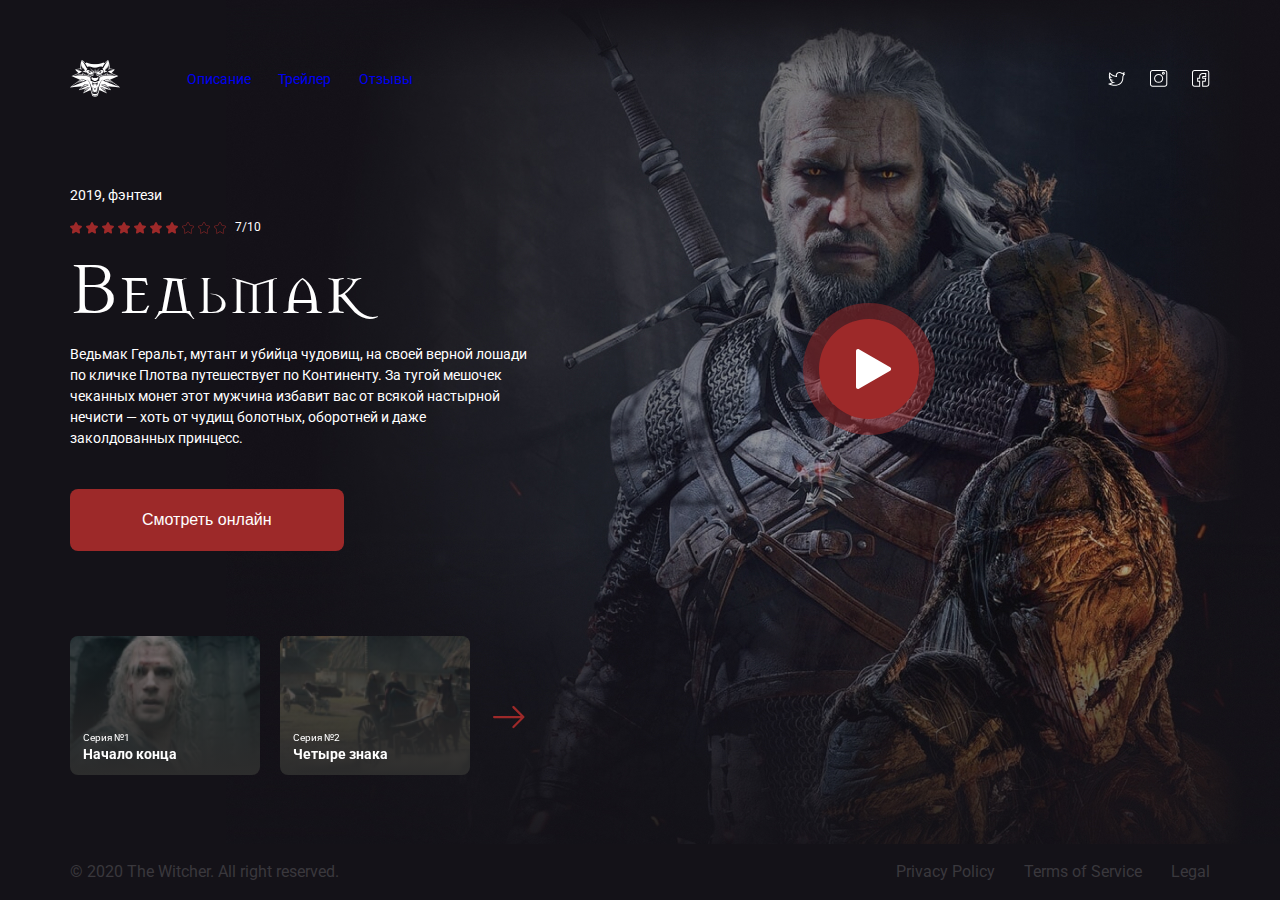
<file: fevral-intensiv/index.html>
<!DOCTYPE html>
<html lang="ru">
<head>
    <meta charset="UTF-8">
    <meta name="viewport" content="width=device-width, initial-scale=1.0">
    <meta http-equiv="X-UA-Compatible" content="ie=edge">
    <link href="https://fonts.googleapis.com/css?family=Roboto:400,700&display=swap&subset=cyrillic" rel="stylesheet">
    <link rel="stylesheet" href="css/reset.css">
    <title>Ведьмак - официальный сайт сериала</title>
    <link rel="stylesheet" href="css/swiper.min.css">
    <link rel="stylesheet" href="css/style.css">
    
</head>
<body>
    <header>
        <div class="container">
            <div class="header">
                <img src="img/logo.png" alt="Логотип Ведьмаг">
                <nav class="menu-list">
                    <a href="#" class="menu-link">Описание </a>
                    <a href="#" class="menu-link">Трейлер</a>
                    <a href="#" class="menu-link">Отзывы</a>
                     
                </nav>
                <div class="social">
                    <a href="#" class="social-link"><img src="img\social\twitter.svg" alt="twitter"></a>
                    <a href="#" class="social-link"><img src="img\social\instagram.svg" alt="instagram"></a>
                    <a href="#" class="social-link"><img src="img\social\facebook.svg" alt="facebook"></a>
                </div>
            </div>
        </div>
        <!-- /.container -->
    </header>

    <main>
        <div class="container">
            <div class="main-content">
                <div class="content">
                    <span class="genre">2019, фэнтези</span>
                   <div class="rating">
                    <div class="rating-stars">
                        <img src="img\star.svg" alt="star" class="star">
                        <img src="img\star.svg" alt="star" class="star">
                        <img src="img\star.svg" alt="star" class="star">
                        <img src="img\star.svg" alt="star" class="star">
                        <img src="img\star.svg" alt="star" class="star">
                        <img src="img\star.svg" alt="star" class="star">
                        <img src="img\star.svg" alt="star" class="star">
                        <img src="img\star-o.svg" alt="star-o" class="star">
                        <img src="img\star-o.svg" alt="star-o" class="star">
                        <img src="img\star-o.svg" alt="star-o" class="star">
                    </div>
                    <!-- /.rating-stars -->
                    <div class="rating-number">7/10</div>
                    <!-- /.rating-number -->
                </div>
                <h1 class="main-tittle">Ведьмак</h1>
                <p class="main-description">
                    Ведьмак Геральт, мутант и убийца чудовищ, на своей верной лошади по кличке Плотва путешествует по Континенту. За тугой мешочек чеканных монет этот мужчина избавит вас от всякой настырной нечисти — хоть от чудищ болотных, оборотней и даже заколдованных принцесс. 
                </p>
                <button class="button">Смотреть онлайн</button>
                   </div>
                <!-- /.content -->
                <button class="play">
                    <img src="img/play.svg" alt="play" class="play-img">
                </button>
                <!-- /.play -->
            </div>
            <!-- /.main-content -->


         <div class="series">
                <!-- Slider main container -->
<div class="swiper-container">
    
    <div class="swiper-wrapper">
    
        <div class="swiper-slide"><div class="card series-1">
            <span class="card-subtitle">Серия №1</span>
            <h2 class="card-title">Начало конца</h2>
        </div></div>
        <div class="swiper-slide"><div class="card series-2">
            <span class="card-subtitle">Серия №2</span>
            <h2 class="card-title">Четыре знака</h2>
        </div></div>
        <div class="swiper-slide"><div class="card series-2">
            <span class="card-subtitle">Серия №3</span>
            <h2 class="card-title">Четыре знака</h2>
        </div></div>
        
    </div>


    
    

   
</div>
<div class="arrow"></div>
         </div>

            
        </div>
        <!-- /.container -->
    </main>

    <footer class="footer">
        <div class="container">
            <div class="footer-content">
                <div class="left">
                    <span class="copyright">© 2020 The Witcher. All right reserved.</span>
                </div>
                <!-- /.left -->
                <div class="right">
                    <nav class="footer-menu">
                        <a href="#" class="footer-link">Privacy Policy</a>
                        <a href="#" class="footer-link">Terms of Service</a>
                        <a href="#" class="footer-link">Legal</a>
                    </nav>
                </div>
                <!-- /.right -->
            </div>
            <!-- /.footer-content -->
        </div>
        <!-- /.container -->
    </footer>
    <script src="js/swiper.min.js"></script>
    <script src="js/main.js"></script>
</body>
</html>
</file>
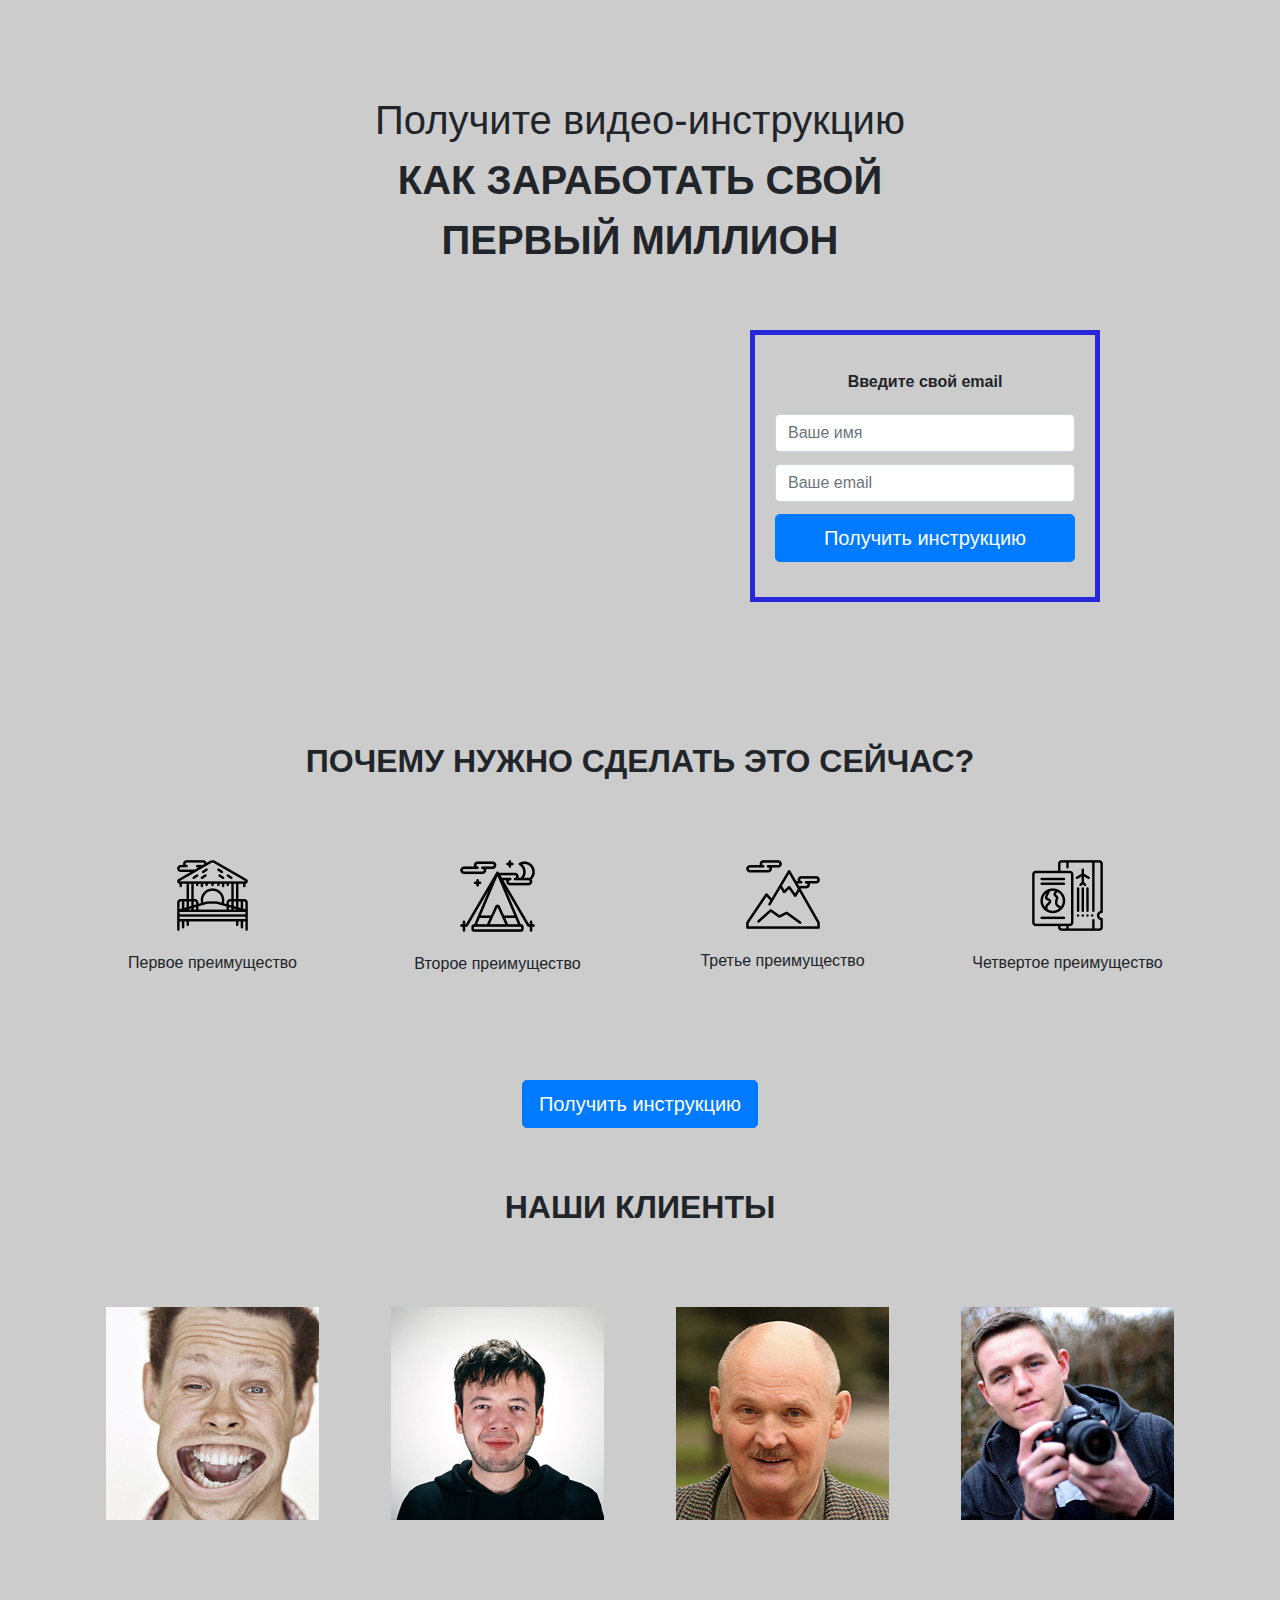
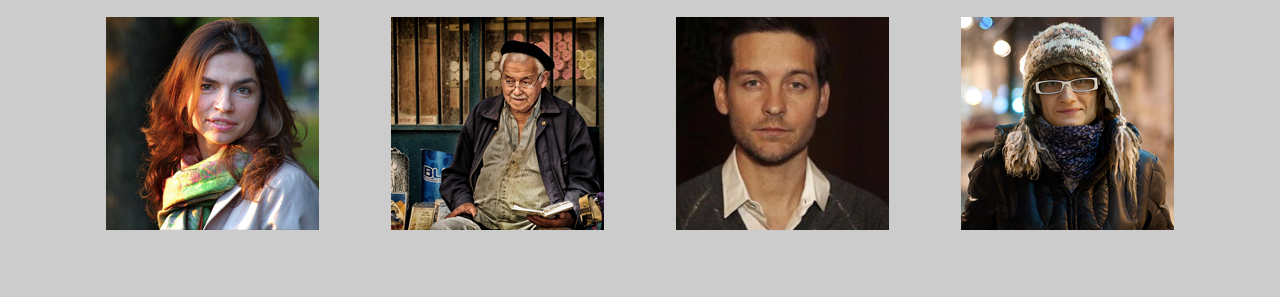
<file: lesson_12/index.html>
<!DOCTYPE html>
<html lang="en">
<head>
	<meta charset="UTF-8">
	<title>Мой первый сайт на ootstrap</title> 
	<link rel="stylesheet" href="css/bootstrap.css">
	<link rel="stylesheet" href="css/style.css">
</head>
<body>
<div class="section">
	<div class="container">
		<! Первый row (строка) под заголовок-->
		<div class="row">
			<div class="col-lg-6  offset-lg-3">
				<h1 class="header text-center">
				<span>Получите видео-инструкцию</span>
				<strong class="text-uppercase">Как заработать свой первый миллион</strong>
			</h1>
			</div>
		</div>
		<! Второй row (строка) под видео и форму-->
		<div class="row">
			<div class="col-lg-6 offset-lg-1 col-md-8 offset-md-2">
				<div class="video">
					<iframe width="100%" height="315" src="https://www.youtube.com/embed/ayVLjyWqMCs" frameborder="0" allow="accelerometer; autoplay; encrypted-media; gyroscope; picture-in-picture" allowfullscreen></iframe>
				</div>
			</div>
			<div class="col-lg-4 offset-lg-0 col-md-8 offset-md-2">
				<div class="form">
					<p class="form-header text-center">Введите свой email</p>
					<form action="#">
						<input type="text" class="form-control input-lg" placeholder="Ваше имя" >
						<input type="text" class="form-control input-lg" placeholder="Ваше email">
						<button class="btn btn-primary btn-lg btn-block  form-btn">Получить инструкцию</button>
					</form>
				</div>
			</div>
		</div>

	</div>
</div>
<div class="section text-center">
	<div class="container">
			<!   row под заголовок секции-->
	<div class="row">
	<div class="col-lg-12 col-xs-12 col-sm-12">
		<h2 class="section-header text-uppercase text-center">Почему нужно сделать это сейчас?</h2>
	</div>
</div>
<! Блок с преимуществами-->
<div class="feature">
	<div class="row">
		<div class="col-lg-3 col-md-6">
			<div class="feature-box">
				<img src="ing/01.png" alt="1 преимущество">
				<p>Первое преимущество </p>
			</div>
		</div>
		<div class="col-lg-3 col-md-6">
			<div class="feature-box">
				<img src="ing/02.png" alt="2 преимущество">
				<p>Второе преимущество </p>
			</div>
		</div>
		<div class="col-lg-3 col-md-6">
			<div class="feature-box">
				<img src="ing/03.png" alt="3 преимущество">
				<p>Третье преимущество </p>
			</div>
		</div>
		<div class="col-lg-3 col-md-6">
			<div class="feature-box">
				<img src="ing/04.png" alt="4 преимущество">
				<p>Четвертое преимущество </p>
			</div>
		</div>
	</div>
</div>
<! Кнопка получить инструкцию-->
<button class="btn btn-primary btn-lg center-block  form-btn">Получить инструкцию</button>
	</div>
</div>


 
</div>
</div>


<div class="section text-center">
	<div class="container">
			<!   row под заголовок секции-->
	<div class="row">
	<div class="col-lg-12 col-xs-12 col-sm-12">
		<h2 class="section-header text-uppercase text-center">Наши клиенты</h2>
	</div>
</div>
<! Блок с преимуществами-->
<div class="feature">
	<div class="row">
		<div class="col-lg-3 col-md-6">
			<div class="feature-box">
				<img src="ing/1.png" alt="1 преимущество">
				 
			</div>
		</div>
		<div class="col-lg-3 col-md-6">
			<div class="feature-box">
				<img src="ing/2.png" alt="2 преимущество">
			 
			</div>
		</div>
		<div class="col-lg-3 col-md-6">
			<div class="feature-box">
				<img src="ing/3.png" alt="3 преимущество">
				 
			</div>
		</div>
		<div class="col-lg-3 col-md-6">
			<div class="feature-box">
				<img src="ing/4.png" alt="4 преимущество">

			</div>
		</div>

	</div>
</div>
 
</div>
<div class="section text-center">
	<div class="container">
			 
<! Блок с преимуществами-->
<div class="feature">
	<div class="row">
		<div class="col-lg-3 col-md-6">
			<div class="feature-box">
				<img src="ing/5.png" alt="1 преимущество">
				 
			</div>
		</div>
		<div class="col-lg-3 col-md-6">
			<div class="feature-box">
				<img src="ing/6.png" alt="2 преимущество">
			 
			</div>
		</div>
		<div class="col-lg-3 col-md-6">
			<div class="feature-box">
				<img src="ing/7.png" alt="3 преимущество">
				 
			</div>
		</div>
		<div class="col-lg-3 col-md-6">
			<div class="feature-box">
				<img src="ing/8.png" alt="4 преимущество">

			</div>
		</div>
		
	</div>
</div>
 
</div>


 
</div>
</div>


</div>

</body>
</html>
</file>
<file: fevral-intensiv/css/style.css>
@font-face {
    font-family: 'MasonChronicles';
    src: url('../fonts/MasonChronicles.woff') format('woff'),
         url('../fonts/MasonChronicles.woff2') format('woff2');
    font-weight: normal;
    font-style: normal;
  }
  
  

body {
    background-color: #141218;
    font-family: 'Roboto', sans-serif;
    font-style: normal;
    font-weight: normal;
    color: #FFFFFF;
    min-height: 100vh;
    display: flex;
    flex-direction: column;
    justify-content: space-between;
    background-image: url('../img/background.jpg');
    background-repeat: no-repeat;
    background-position: top right;
    
}   
.container {
    width: 95%;
    max-width: 1140px;
    margin: auto;
}
.header {
    display: flex;
    align-items: center;
    justify-content: space-between;
    padding-top: 60px;
    margin-bottom: 90px;
}
.menu-list {
    margin-right: auto;
    margin-left: 67px;
}
.menu-link {    
font-size: 14px;
line-height: 16px;
text-decoration: none;
margin-right: 24px;
}
.social-link {
    margin-left: 20px;
    text-decoration: none;
}
.genre {
    font-size: 14px;
    line-height: 16px;
    margin-bottom: 16px;
    display: block;
}
.rating {
    display: flex;
    align-items: center;
    margin-bottom: 10px;
}
.rating-number {
    font-size: 12px;
    line-height: 14px;
    margin-left: 9px;

}
.main-tittle {
    font-family: "MasonChronicles", serif;
    font-size: 76px;
    line-height: 89px;
    margin-bottom: 10px;
}
.main-description {
    max-width: 458px;
    font-size: 14px;
    line-height: 150%;
    margin-bottom: 40px;    
}
.button {
    background-color: #9D2929;
    border-radius: 8px;
    color: #FFFFFF;
    border: none;
    padding: 22px 72px;
}
.main-content {
    display: flex;
    align-items: center;
    margin-bottom: 85px;
}
.play {
    background: #9D2929;
    width: 100px;
    height: 100px;
    border-radius: 50%;
    border: none;
    position: relative;
    margin: auto;
}
.play-img {
    position: relative;
    transform: translateX(5px);
}
.play::before {
    content: '';
    width: 132px;
    height: 132px;
    background: #9D2929;
    opacity: 0.5;
    position: absolute;
    border-radius: 50%;
    left: -16px;
    top: -16px;
}
/* slider */
.series {
    display: flex;
    align-items: center;
    margin-bottom: 60px;
    position: relative;
    max-width: 420px;
}
.card {
    width: 164px;
    height: 113px;
    border-radius: 8px;
    display: flex;
    flex-direction: column;
    justify-content: flex-end;
    padding: 13px;
    margin-right: 30px;
}
.card-subtitle {
    font-size: 10px;
    line-height: 12px;
    margin-bottom: 2px;
}

.card-title {
    font-weight: bold;
    font-size: 14px;
    line-height: 16px;
}
.series-1 {
    background: linear-gradient(180deg, rgba(20, 18, 24, 0.5) 0%, #2D2D2D 100%), url('../img/series/series-1.jpg');
    background-repeat: no-repeat;
    background-size: cover;
    background-position: center center;
}
.series-2 {
    background: linear-gradient(180deg, rgba(20, 18, 24, 0.5) 0%, #2D2D2D 100%),url('../img/series/series-2.jpg');
    background-repeat: no-repeat;
    background-size: cover;
    background-position: center center;
}
.arrow {
    width: 32px;
    height: 23px;
    border: none;
    background-image: url('../img/arrow.svg');
    background-repeat: no-repeat;
    background-position: center;
    background-color: transparent;
    position: absolute;
    top: 50%;
    right: -35px;
}
.swiper-container {
    max-width: 420px;
    margin-left: 0;
}
/* footer*/
.footer {
    background-color: #141218;
    padding: 20px 0px;
    margin-top: auto;

}
.footer-content {
    display: flex;
    align-items: center;
    justify-content: space-between;
}
.footer-link {
    text-decoration: none;
    color: #3a383d;
    margin-left: 25px;
}
.copyright {
    color: #3a383d;
}

/*Responsive*/
@media
</file>
<file: lesson_12/css/style.css>
.header {
	font-style: 20px;
	line-height: 1.5;
	margin: 60px auto;
}
.header span {
	display: block;	
}
  .section {
  	background-color: #ccc;
		padding: 30px 0;
	 
	}

.container, .col-lg-6 {
	<!border: 2px solid red; -->
}
.form {
	border: 5px solid #2727d9;
	padding: 35px 20px;
	}
	.form input {
		margin-bottom: 12px;
	}

.form-header, .section-header {
	 
	font-size: : 20px;
	font-weight: 900;
	margin-bottom: 20px;
}
.form-btm {
	margin: 10px auto;
	background-color: #2727d9;
}
 .feature {
 	margin: 60px auto;
 }
 .feature p {
 	margin-top: 20px;
 }
 .video {
 	margin-bottom: 30px;
 }
 .feature-box {
height: 160px;
 }
</file>
